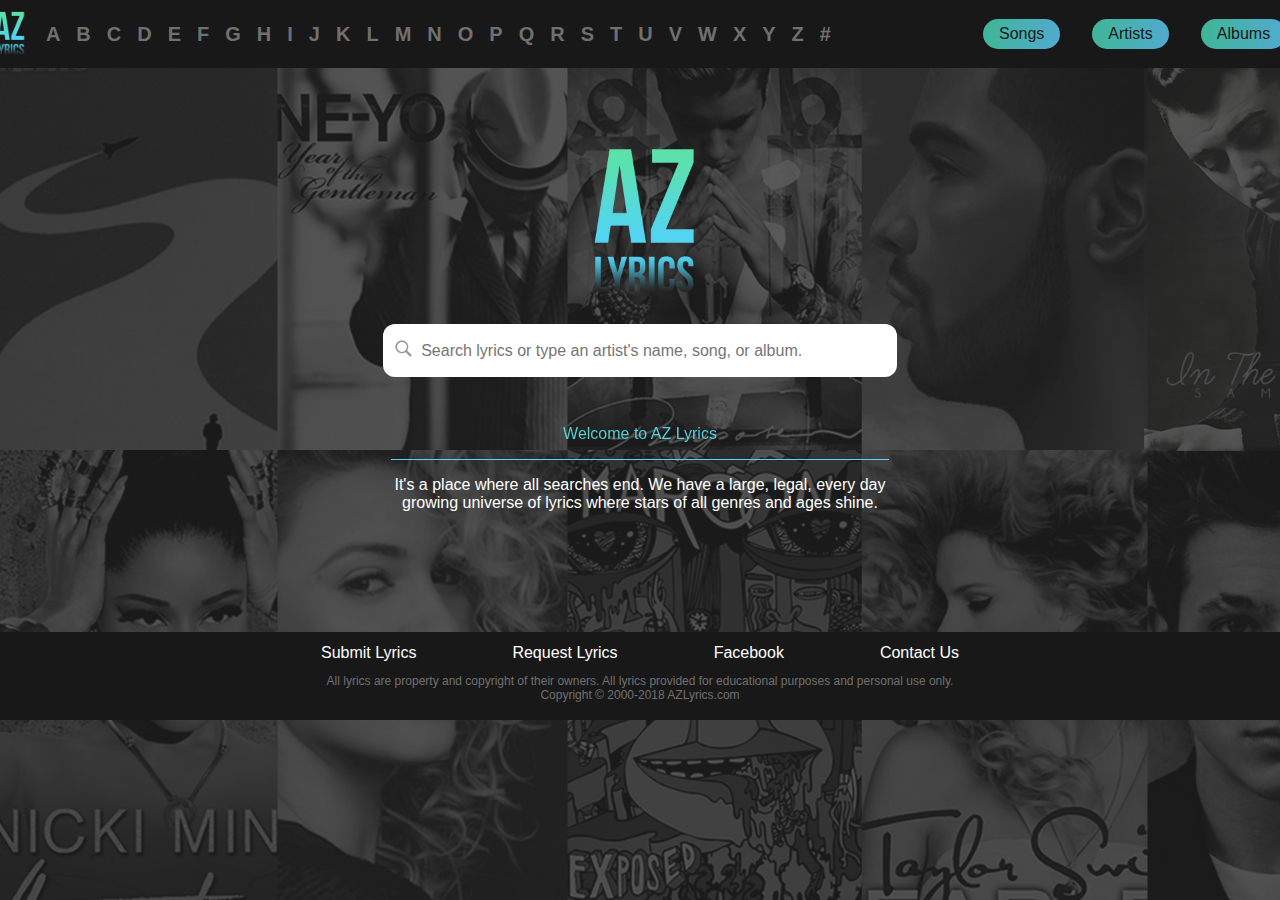
<file: prototypes/azlyrics.html>
<!DOCTYPE html>
<html>
    <head>
        <!-- Global site tag (gtag.js) - Google Analytics -->
        <script async src="https://www.googletagmanager.com/gtag/js?id=UA-170753388-1"></script>
        <script>
            window.dataLayer = window.dataLayer || [];
            function gtag(){dataLayer.push(arguments);}
            gtag('js', new Date());

            gtag('config', 'UA-170753388-1');
        </script>
        <!-- Site Title + Favicon -->
        <title>AZLyrics | Prototype — Sheena Gonzalez</title>
        <link rel="icon" type="image/png" href="azlyrics/img/logo.png?">
        <!-- Meta Data -->
        <meta name="description" content="AZLyrics —
        Website Redesign 2018
        AZLyrics was a popular website for finding lyrics with its large collection of songs, artists and albums. Our redesign, ranking top five in a class of a hundred, revamped the existing website's usability...">
        <meta name="keywords" content="sheena gonzalez, design, ui/ux, interface design, portfolio, azlyrics, prototype, website redesign, music, lyrics">
        <meta name="viewport" content="width=device-width, initial-scale=1.0">
        <!-- Styles and Scripts -->
        <link href="azlyrics/css/style.css" rel="stylesheet">
        <link href="azlyrics/css/home.css" rel="stylesheet">
        <script src="azlyrics/js/script.js"></script>
    </head>
    <body>
        <section id="nav-bar">
            <a href="https://sheenagonzalez.github.io/prototypes/azlyrics" id="logo">
                <img src="azlyrics/img/logo.png">
            </a>
            <div id="alphabet">
                <div onclick="showClickable()">A</div>
                <div onclick="showClickable()">B</div>
                <div onclick="showClickable()">C</div>
                <div onclick="showClickable()">D</div>
                <div onclick="showClickable()">E</div>
                <div onclick="showClickable()">F</div>
                <div onclick="showClickable()">G</div>
                <div onclick="showClickable()">H</div>
                <div onclick="showClickable()">I</div>
                <div onclick="showClickable()">J</div>
                <div onclick="showClickable()">K</div>
                <div onclick="showClickable()">L</div>
                <div onclick="showClickable()">M</div>
                <div onclick="showClickable()">N</div>
                <div onclick="showClickable()">O</div>
                <div onclick="showClickable()">P</div>
                <div onclick="showClickable()">Q</div>
                <div onclick="showClickable()">R</div>
                <div onclick="showClickable()">S</div>
                <div onclick="showClickable()">T</div>
                <div onclick="showClickable()">U</div>
                <div onclick="showClickable()">V</div>
                <div onclick="showClickable()">W</div>
                <div onclick="showClickable()">X</div>
                <div onclick="showClickable()">Y</div>
                <div onclick="showClickable()">Z</div>
                <div onclick="showClickable()">#</div>
            </div>
            <div id="buttons">
                <div class="button" onclick="showClickable()">Songs</div>
                <div class="button" onclick="showClickable()">Artists</div>
                <div class="button" onclick="showClickable()">Albums</div>
            </div>
        </section>
        <section id="content">
            <div id="big-logo"><img src="azlyrics/img/logo.png"></div>
            <div id="search-bar" class="clickable">
                <span id="search-icon"><img src="azlyrics/img/search.png"></span>
                <span onclick="redirectTo('search')" id="search"><input type="text" placeholder="Search lyrics or type an artist's name, song, or album."></span>
            </div>
            <div id="text">
                <div>
                    <p id="welcome">Welcome to AZ Lyrics</p>
                </div>
                <p id="about">It's a place where all searches end. We have a large, legal, every day growing universe of lyrics where stars of all genres and ages shine.
                </p>
            </div>
            <div id="overlay" onclick="off()">
                <div id="overlay-text">
                    <h1>OOPS! That doesn't work.</h1>
                    <p>This is a prototype. Click only on highlighted areas.</p>
                </div>
            </div>
        </section>
        <section id="footer">
            <div id="footer-button">
                <div onclick="showClickable()">Submit Lyrics</div>
                <div onclick="showClickable()">Request Lyrics</div>
                <div onclick="showClickable()">Facebook</div>
                <div onclick="showClickable()">Contact Us</div>
            </div>
            <div id="disclaimer">All lyrics are property and copyright of their owners. All lyrics provided for educational purposes and personal use only.</div>
            <div id="copyright">Copyright © 2000-2018 AZLyrics.com</div>
        </section>
	</body>
</html>
</file>
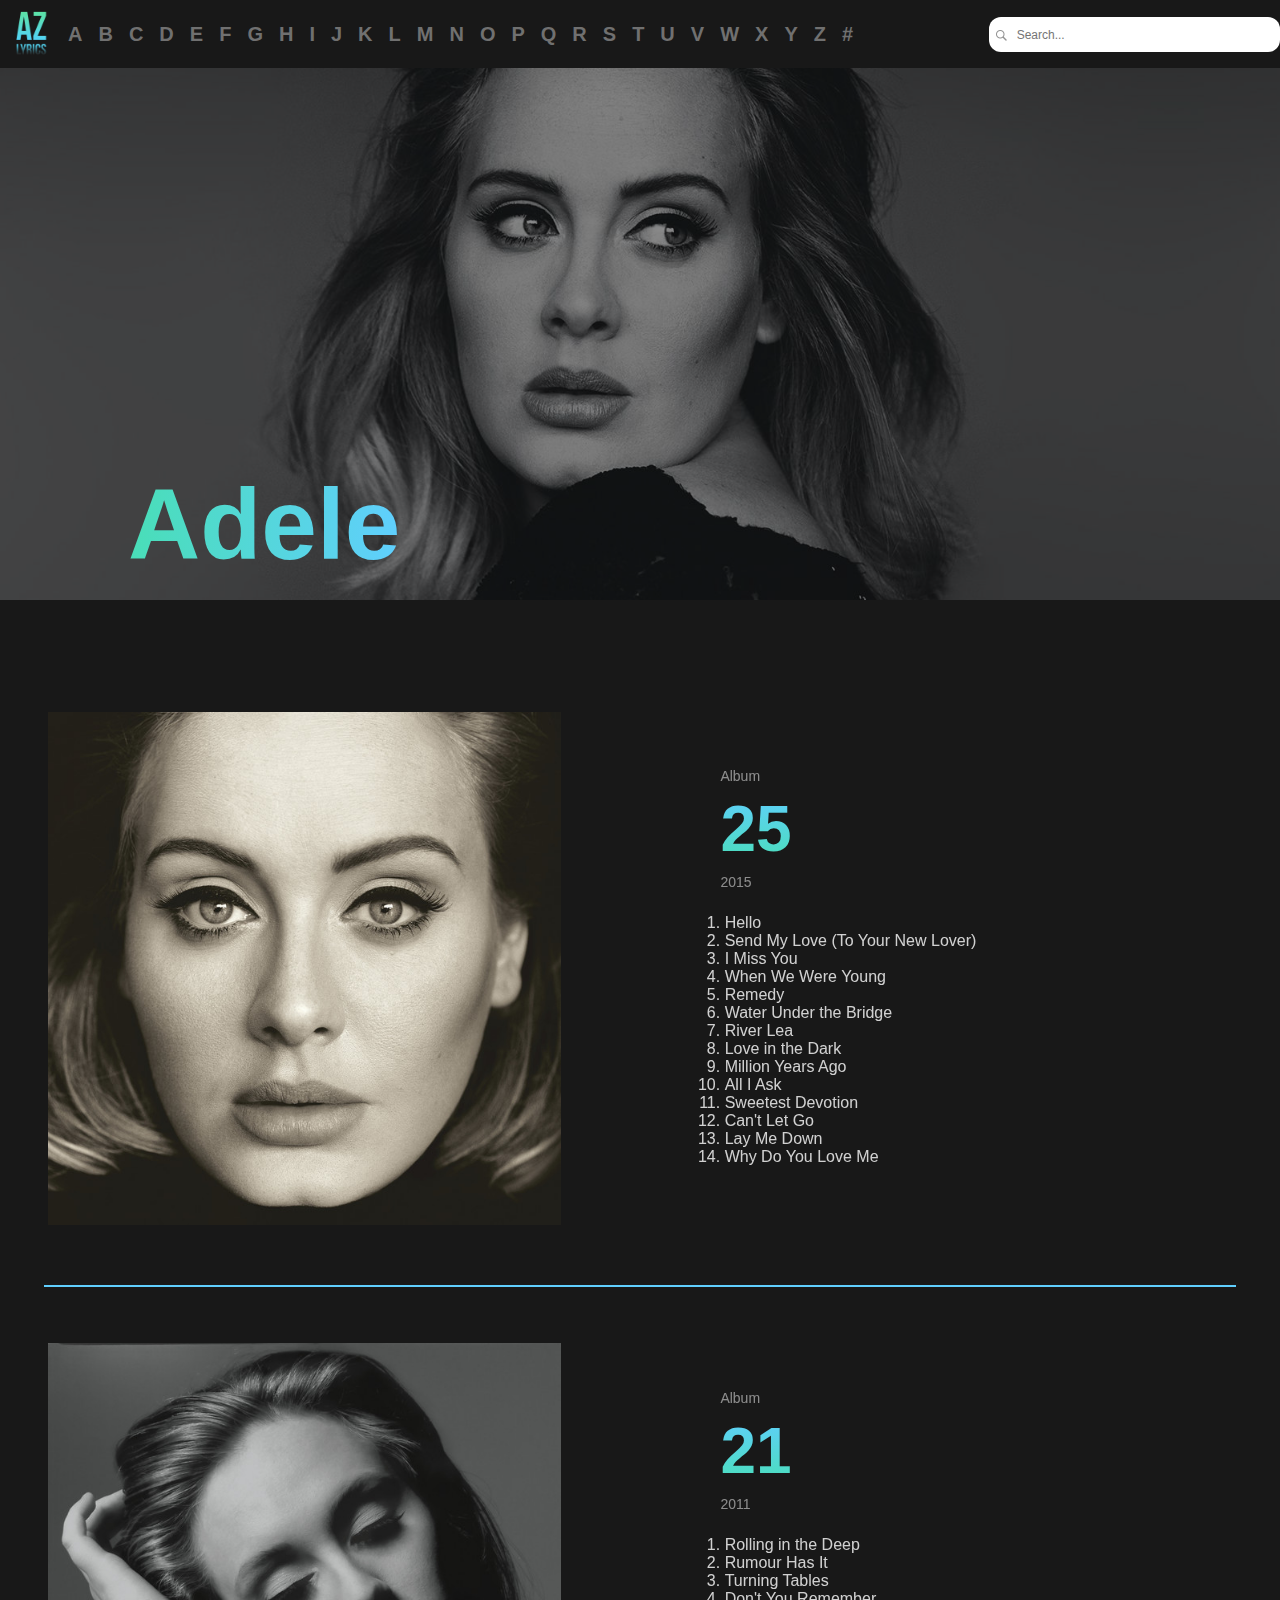
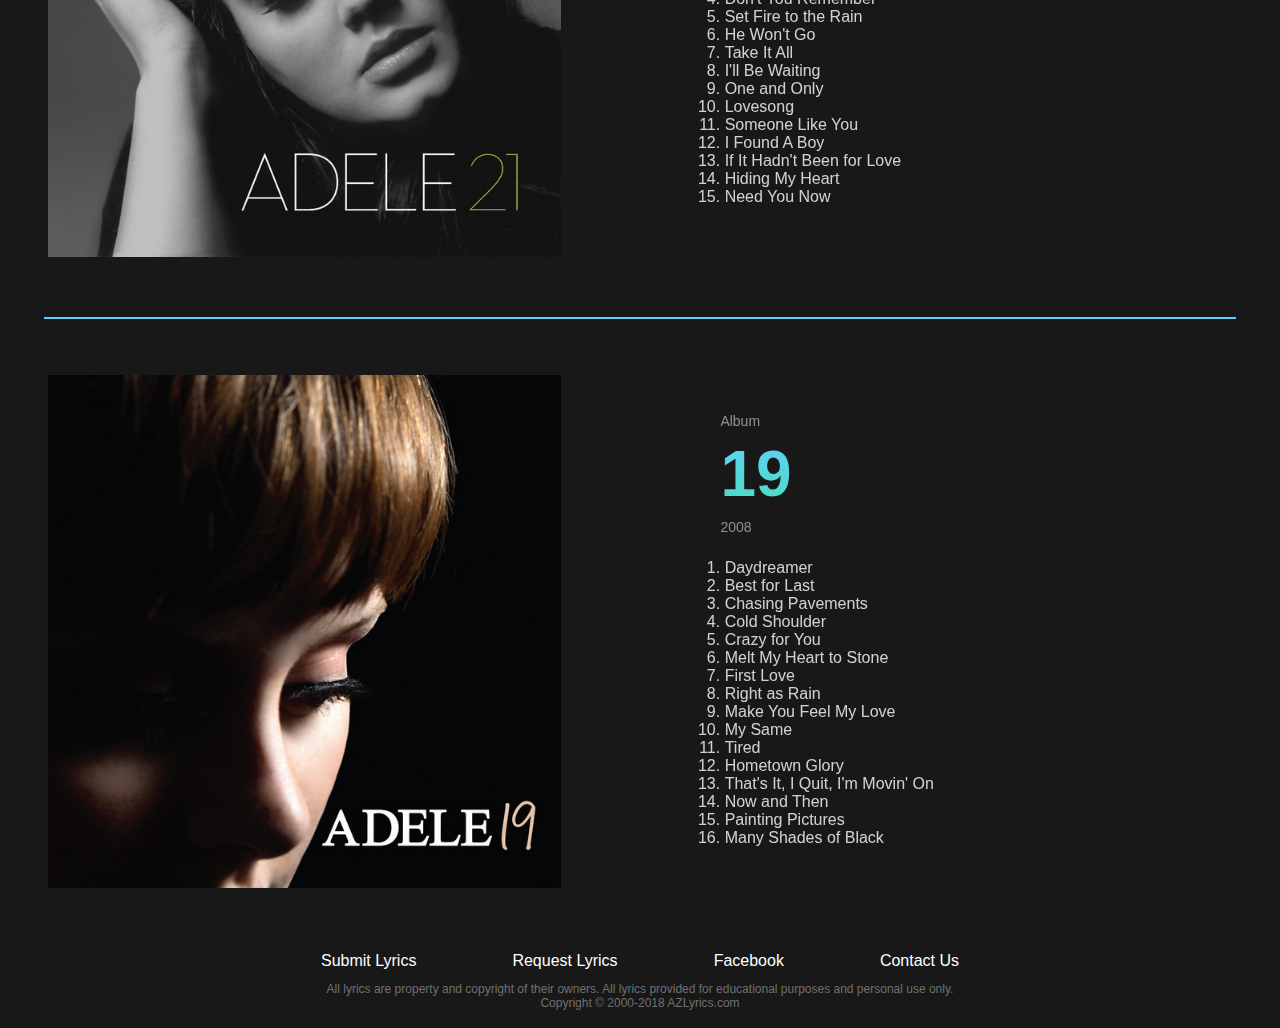
<file: prototypes/azlyrics/artist.html>
<!DOCTYPE html>
<html>
    <head>
        <!-- Global site tag (gtag.js) - Google Analytics -->
        <script async src="https://www.googletagmanager.com/gtag/js?id=UA-170753388-1"></script>
        <script>
            window.dataLayer = window.dataLayer || [];
            function gtag(){dataLayer.push(arguments);}
            gtag('js', new Date());

            gtag('config', 'UA-170753388-1');
        </script>
        <!-- Site Title + Favicon -->
        <title>AZLyrics — Adele | Prototype — Sheena Gonzalez</title>
        <link rel="icon" type="image/png" href="img/logo.png?">
        <!-- Meta Data -->
        <meta name="description" content="AZLyrics —
        Website Redesign 2018
        AZLyrics was a popular website for finding lyrics with its large collection of songs, artists and albums. Our redesign, ranking top five in a class of a hundred, revamped the existing website's usability...">
        <meta name="keywords" content="sheena gonzalez, design, ui/ux, interface design, portfolio, azlyrics, prototype, website redesign, music, lyrics">
        <meta name="viewport" content="width=device-width, initial-scale=1.0">
        <!-- Styles and Scripts -->
        <link href="css/style.css" rel="stylesheet">
        <link href="css/artist.css" rel="stylesheet">
        <script src="js/script.js"></script>
    </head>
    <body>
        <section id="nav-bar">
          <a class="clickable" href="https://sheenagonzalez.github.io/prototypes/azlyrics" id="logo">
              <img src="img/logo.png">
          </a>
          <div id="alphabet">
              <div onclick="showClickable()">A</div>
              <div onclick="showClickable()">B</div>
              <div onclick="showClickable()">C</div>
              <div onclick="showClickable()">D</div>
              <div onclick="showClickable()">E</div>
              <div onclick="showClickable()">F</div>
              <div onclick="showClickable()">G</div>
              <div onclick="showClickable()">H</div>
              <div onclick="showClickable()">I</div>
              <div onclick="showClickable()">J</div>
              <div onclick="showClickable()">K</div>
              <div onclick="showClickable()">L</div>
              <div onclick="showClickable()">M</div>
              <div onclick="showClickable()">N</div>
              <div onclick="showClickable()">O</div>
              <div onclick="showClickable()">P</div>
              <div onclick="showClickable()">Q</div>
              <div onclick="showClickable()">R</div>
              <div onclick="showClickable()">S</div>
              <div onclick="showClickable()">T</div>
              <div onclick="showClickable()">U</div>
              <div onclick="showClickable()">V</div>
              <div onclick="showClickable()">W</div>
              <div onclick="showClickable()">X</div>
              <div onclick="showClickable()">Y</div>
              <div onclick="showClickable()">Z</div>
              <div onclick="showClickable()">#</div>
          </div>
          <div id="search-bar">
              <span id="search-icon"><img src="img/search.png"></span>
              <span id="search"><input type="text" placeholder="Search..." onclick="redirectTo('search')"></span>
          </div>
        </section>
        <section id="body">
          <div class="content" id="header">
            <img src = "img/artist/cover.jpg">
            <h1>Adele</h1>
          </div>
          <div class="content" id="albums">
            <div class="album">
              <div>
                <img src="img/artist/25.jpeg">
              </div>
              <div class="text">
                <div class="title">
                  <p>Album</p>
                  <h2>25</h2>
                  <p>2015</p>
                </div>
                <ol class="songs">
                  <li onclick="showClickable()">Hello</li>
                  <li onclick="showClickable()">Send My Love (To Your New Lover)</li>
                  <li onclick="showClickable()">I Miss You</li>
                  <li onclick="showClickable()">When We Were Young</li>
                  <li onclick="showClickable()">Remedy</li>
                  <li onclick="showClickable()">Water Under the Bridge</li>
                  <li onclick="showClickable()">River Lea</li>
                  <li onclick="showClickable()">Love in the Dark</li>
                  <li onclick="showClickable()">Million Years Ago</li>
                  <li onclick="showClickable()">All I Ask</li>
                  <li onclick="showClickable()">Sweetest Devotion</li>
                  <li onclick="showClickable()">Can't Let Go</li>
                  <li onclick="showClickable()">Lay Me Down</li>
                  <li onclick="showClickable()">Why Do You Love Me</li>
                </ol>
              </div>
            </div>
            <hr>
            <div class="album">
              <div>
                <img src="img/artist/21.jpeg">
              </div>
              <div class="text">
                <div class="title">
                  <p>Album</p>
                  <h2>21</h2>
                  <p>2011</p>
                </div>
                <ol class="songs">
                  <li onclick="showClickable()">Rolling in the Deep</li>
                  <li onclick="showClickable()">Rumour Has It</li>
                  <li onclick="showClickable()">Turning Tables</li>
                  <li onclick="showClickable()">Don't You Remember</li>
                  <li onclick="showClickable()">Set Fire to the Rain</li>
                  <li onclick="showClickable()">He Won't Go</li>
                  <li onclick="showClickable()">Take It All</li>
                  <li onclick="showClickable()">I'll Be Waiting</li>
                  <li onclick="showClickable()">One and Only</li>
                  <li onclick="showClickable()">Lovesong</li>
                  <li onclick="showClickable()">Someone Like You</li>
                  <li onclick="showClickable()">I Found A Boy</li>
                  <li onclick="showClickable()">If It Hadn't Been for Love</li>
                  <li onclick="showClickable()">Hiding My Heart</li>
                  <li onclick="showClickable()">Need You Now</li>
                </ol>
              </div>
            </div>
            <hr>
            <div class="album">
              <div>
                <img src="img/artist/19.jpeg">
              </div>
              <div class="text">
                <div class="title">
                  <p>Album</p>
                  <h2>19</h2>
                  <p>2008</p>
                </div>
                <ol class="songs">
                  <li onclick="showClickable()">Daydreamer</li>
                  <li onclick="showClickable()">Best for Last</li>
                  <li class="clickable" onclick="redirectTo('lyrics')">Chasing Pavements</li>
                  <li onclick="showClickable()">Cold Shoulder</li>
                  <li onclick="showClickable()">Crazy for You</li>
                  <li onclick="showClickable()">Melt My Heart to Stone</li>
                  <li onclick="showClickable()">First Love</li>
                  <li onclick="showClickable()">Right as Rain</li>
                  <li onclick="showClickable()">Make You Feel My Love</li>
                  <li onclick="showClickable()">My Same</li>
                  <li onclick="showClickable()">Tired</li>
                  <li onclick="showClickable()">Hometown Glory</li>
                  <li onclick="showClickable()">That's It, I Quit, I'm Movin' On</li>
                  <li onclick="showClickable()">Now and Then</li>
                  <li onclick="showClickable()">Painting Pictures</li>
                  <li onclick="showClickable()">Many Shades of Black</li>
                </ol>
              </div>
            </div>
          </div>
          <div id="overlay" onclick="off()">
                <div id="overlay-text">
                    <h1>OOPS! That doesn't work.</h1>
                    <p>This is a prototype. Click only on highlighted areas.</p>
                </div>
            </div>
        </section>
        <section id="footer">
            <div id="footer-button">
                <div onclick="showClickable()">Submit Lyrics</div>
                <div onclick="showClickable()">Request Lyrics</div>
                <div onclick="showClickable()">Facebook</div>
                <div onclick="showClickable()">Contact Us</div>
            </div>
            <div id="disclaimer">All lyrics are property and copyright of their owners. All lyrics provided for educational purposes and personal use only.</div>
            <div id="copyright">Copyright © 2000-2018 AZLyrics.com</div>
        </section>
    </body>
</html>
</file>
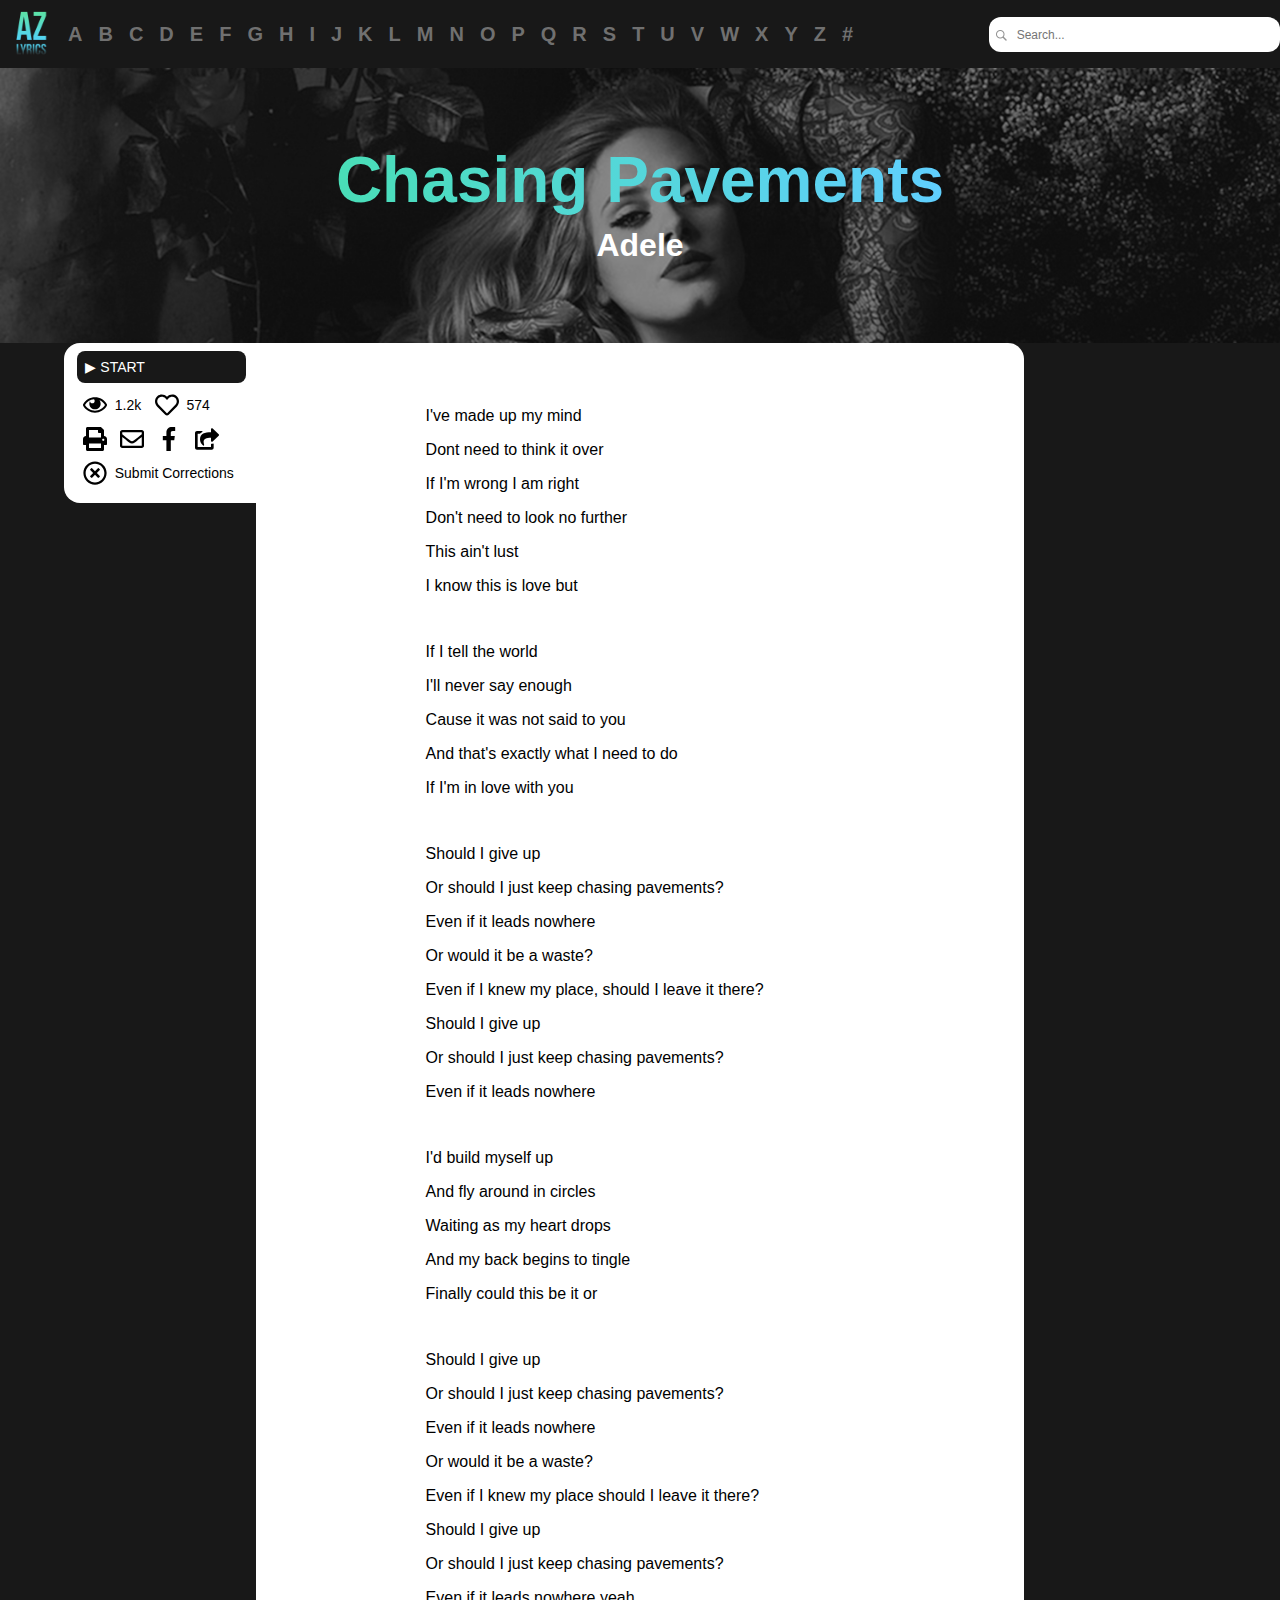
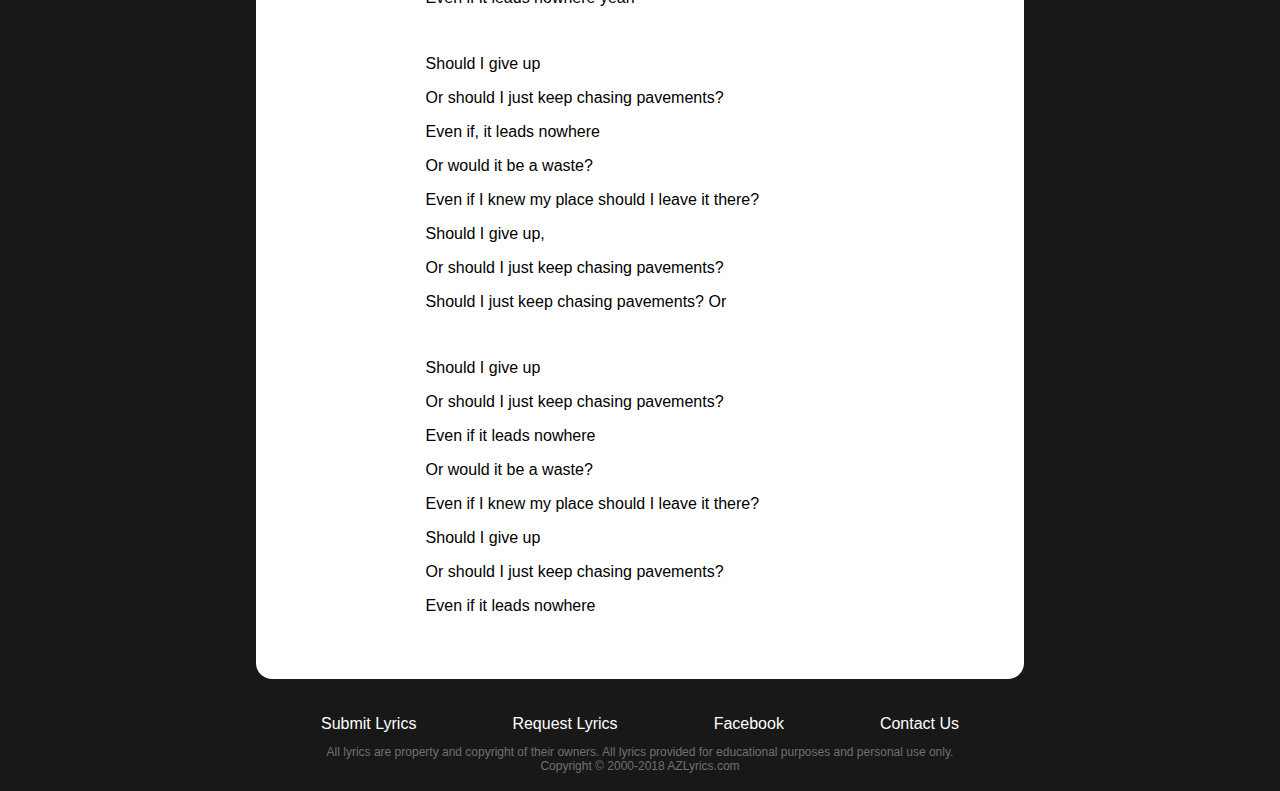
<file: prototypes/azlyrics/lyrics.html>
<!DOCTYPE html>
<html>
    <head>
        <!-- Global site tag (gtag.js) - Google Analytics -->
        <script async src="https://www.googletagmanager.com/gtag/js?id=UA-170753388-1"></script>
        <script>
            window.dataLayer = window.dataLayer || [];
            function gtag(){dataLayer.push(arguments);}
            gtag('js', new Date());

            gtag('config', 'UA-170753388-1');
        </script>
        <!-- Site Title + Favicon -->
        <title>AZLyrics — Chasing Pavements | Prototype — Sheena Gonzalez</title>
        <link rel="icon" type="image/png" href="img/logo.png?">
        <!-- Meta Data -->
        <meta name="description" content="AZLyrics —
        Website Redesign 2018
        AZLyrics was a popular website for finding lyrics with its large collection of songs, artists and albums. Our redesign, ranking top five in a class of a hundred, revamped the existing website's usability...">
        <meta name="keywords" content="sheena gonzalez, design, ui/ux, interface design, portfolio, azlyrics, prototype, website redesign, music, lyrics">
        <meta name="viewport" content="width=device-width, initial-scale=1.0">
        <!-- Styles and Scripts -->
        <link href="css/style.css" rel="stylesheet">
        <link href="css/lyrics.css" rel="stylesheet">
        <script src="js/script.js"></script>
    </head>
    <body>
        <section id="nav-bar">
            <a class="clickable" href="https://sheenagonzalez.github.io/prototypes/azlyrics" id="logo">
                <img src="img/logo.png">
            </a>
            <div id="alphabet">
                <div onclick="showClickable()">A</div>
                <div onclick="showClickable()">B</div>
                <div onclick="showClickable()">C</div>
                <div onclick="showClickable()">D</div>
                <div onclick="showClickable()">E</div>
                <div onclick="showClickable()">F</div>
                <div onclick="showClickable()">G</div>
                <div onclick="showClickable()">H</div>
                <div onclick="showClickable()">I</div>
                <div onclick="showClickable()">J</div>
                <div onclick="showClickable()">K</div>
                <div onclick="showClickable()">L</div>
                <div onclick="showClickable()">M</div>
                <div onclick="showClickable()">N</div>
                <div onclick="showClickable()">O</div>
                <div onclick="showClickable()">P</div>
                <div onclick="showClickable()">Q</div>
                <div onclick="showClickable()">R</div>
                <div onclick="showClickable()">S</div>
                <div onclick="showClickable()">T</div>
                <div onclick="showClickable()">U</div>
                <div onclick="showClickable()">V</div>
                <div onclick="showClickable()">W</div>
                <div onclick="showClickable()">X</div>
                <div onclick="showClickable()">Y</div>
                <div onclick="showClickable()">Z</div>
                <div onclick="showClickable()">#</div>
            </div>
            <div id="search-bar" class="clickable">
                <span id="search-icon"><img src="img/search.png"></span>
                <span id="search"><input onclick="redirectTo('search')" type="text" placeholder="Search..."></span>
            </div>
        </section>
        <section id="body">
        	<div class="content" id="header">
				<img src="img/lyrics/header.jpg">
				<h1>Chasing Pavements</h1>
				<h2 class="clickable" onclick="redirectTo('artist')">Adele</h2>
			</div>
        	<div class="content" id="commands">
        		<div id="start" class="clickable row" onclick="highlightLyrics()">▶ START</div>
				<div class="row">
					<div class="command" onclick="showClickable()">
						<img src="img/lyrics/eye-regular.svg">
						<p>1.2k</p>
					</div>
					<div class="command" id="heart" onclick="showClickable()">
						<img src="img/lyrics/heart-regular.svg">
						<p>574</p>
					</div>
				</div>
				<div class="row">
					<div class="command" onclick="showClickable()"><img src="img/lyrics/print-solid.svg"></div>
					<div class="command" onclick="showClickable()"><img src="img/lyrics/envelope-regular.svg"></div>
					<div class="command" onclick="showClickable()"><img src="img/lyrics/facebook-f-brands.svg"></div>
					<div class="command" onclick="showClickable()"><img src="img/lyrics/share-square-solid.svg"></div>
				</div>
				<div class="row">
					<div class="command">
						<img src="img/lyrics/times-circle-regular.svg">
					    <p>Submit Corrections</p>
					</div>
				</div>
			</div>
			<div class="content" id="lyrics-cont">
		    	<div id="lyrics">
				    <div class="verse">
						<p class="line"> I've made up my mind </p>
						<p class="line"> Dont need to think it over </p>
						<p class="line"> If I'm wrong I am right </p>
						<p class="line"> Don't need to look no further </p>
						<p class="line"> This ain't lust </p>
						<p class="line"> I know this is love but</p>
					</div>
					<div class="verse">
						<p class="line"> If I tell the world </p>
						<p class="line"> I'll never say enough </p>
						<p class="line"> Cause it was not said to you </p>
						<p class="line"> And that's exactly what I need to do </p>
						<p class="line"> If I'm in love with you </p>
				    </div>
				    <div class="verse">
						<p class="line"> Should I give up </p>
						<p class="line"> Or should I just keep chasing pavements? </p>
						<p class="line"> Even if it leads nowhere </p>
						<p class="line"> Or would it be a waste? </p>
						<p class="line"> Even if I knew my place, should I leave it there? </p>
						<p class="line"> Should I give up </p>
						<p class="line"> Or should I just keep chasing pavements? </p>
						<p class="line"> Even if it leads nowhere </p>
				    </div>
				    <div class="verse">
						<p class="line"> I'd build myself up </p>
						<p class="line"> And fly around in circles </p>
						<p class="line"> Waiting as my heart drops </p>
						<p class="line"> And my back begins to tingle </p>
						<p class="line"> Finally could this be it or </p>
				    </div>
				    <div class="verse">
						<p class="line"> Should I give up </p>
						<p class="line"> Or should I just keep chasing pavements? </p>
						<p class="line"> Even if it leads nowhere </p>
						<p class="line"> Or would it be a waste? </p>
						<p class="line"> Even if I knew my place should I leave it there? </p>
						<p class="line"> Should I give up </p>
						<p class="line"> Or should I just keep chasing pavements? </p>
						<p class="line"> Even if it leads nowhere yeah </p>
				    </div>
				    <div class="verse">
						<p class="line"> Should I give up </p>
						<p class="line"> Or should I just keep chasing pavements? </p>
						<p class="line"> Even if, it leads nowhere </p>
						<p class="line"> Or would it be a waste? </p>
						<p class="line"> Even if I knew my place should I leave it there? </p>
						<p class="line"> Should I give up, </p>
						<p class="line"> Or should I just keep chasing pavements? </p>
						<p class="line"> Should I just keep chasing pavements? Or </p>
				    </div>
				    <div class="verse">
						<p class="line"> Should I give up </p>
						<p class="line"> Or should I just keep chasing pavements? </p>
						<p class="line"> Even if it leads nowhere </p>
						<p class="line"> Or would it be a waste? </p>
						<p class="line"> Even if I knew my place should I leave it there? </p>
						<p class="line"> Should I give up </p>
						<p class="line"> Or should I just keep chasing pavements? </p>
						<p class="line"> Even if it leads nowhere </p>
				    </div>
				</div>
			</div>
			<div id="overlay" onclick="off()">
                <div id="overlay-text">
                    <h1>OOPS! That doesn't work.</h1>
                    <p>This is a prototype. Click only on highlighted areas.</p>
                </div>
            </div>
        </section>
        <section id="footer">
            <div id="footer-button">
                <div onclick="showClickable()">Submit Lyrics</div>
                <div onclick="showClickable()">Request Lyrics</div>
                <div onclick="showClickable()">Facebook</div>
                <div onclick="showClickable()">Contact Us</div>
            </div>
            <div id="disclaimer">All lyrics are property and copyright of their owners. All lyrics provided for educational purposes and personal use only.</div>
            <div id="copyright">Copyright © 2000-2018 AZLyrics.com</div>
        </section>
    </body>
</html>
</file>
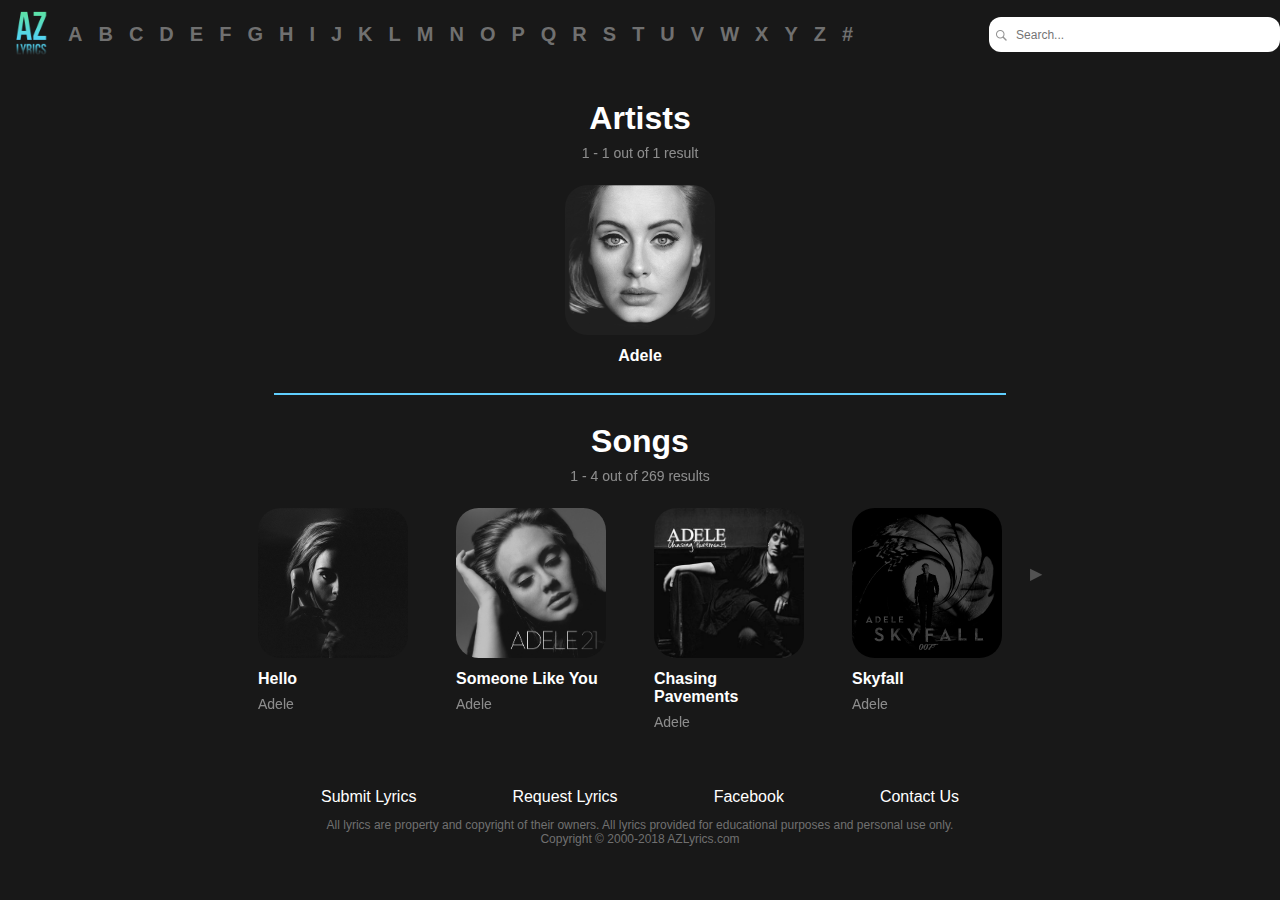
<file: prototypes/azlyrics/search.html>
<!DOCTYPE html>
<html>
    <head>
        <!-- Global site tag (gtag.js) - Google Analytics -->
        <script async src="https://www.googletagmanager.com/gtag/js?id=UA-170753388-1"></script>
        <script>
            window.dataLayer = window.dataLayer || [];
            function gtag(){dataLayer.push(arguments);}
            gtag('js', new Date());

            gtag('config', 'UA-170753388-1');
        </script>
        <!-- Site Title + Favicon -->
        <title>AZLyrics — Search: Adele | Prototype — Sheena Gonzalez</title>
        <link rel="icon" type="image/png" href="img/logo.png?">
        <!-- Meta Data -->
        <meta name="description" content="AZLyrics —
        Website Redesign 2018
        AZLyrics was a popular website for finding lyrics with its large collection of songs, artists and albums. Our redesign, ranking top five in a class of a hundred, revamped the existing website's usability...">
        <meta name="keywords" content="sheena gonzalez, design, ui/ux, interface design, portfolio, azlyrics, prototype, website redesign, music, lyrics">
        <meta name="viewport" content="width=device-width, initial-scale=1.0">
        <!-- Styles and Scripts -->
        <link href="css/style.css" rel="stylesheet">
        <link href="css/search.css" rel="stylesheet">
        <script src="js/script.js"></script>
    </head>
    <body>
        <section id="nav-bar">
            <a class="clickable" href="https://sheenagonzalez.github.io/prototypes/azlyrics" id="logo">
                <img src="img/logo.png">
            </a>
            <div id="alphabet">
                <div onclick="showClickable()">A</div>
                <div onclick="showClickable()">B</div>
                <div onclick="showClickable()">C</div>
                <div onclick="showClickable()">D</div>
                <div onclick="showClickable()">E</div>
                <div onclick="showClickable()">F</div>
                <div onclick="showClickable()">G</div>
                <div onclick="showClickable()">H</div>
                <div onclick="showClickable()">I</div>
                <div onclick="showClickable()">J</div>
                <div onclick="showClickable()">K</div>
                <div onclick="showClickable()">L</div>
                <div onclick="showClickable()">M</div>
                <div onclick="showClickable()">N</div>
                <div onclick="showClickable()">O</div>
                <div onclick="showClickable()">P</div>
                <div onclick="showClickable()">Q</div>
                <div onclick="showClickable()">R</div>
                <div onclick="showClickable()">S</div>
                <div onclick="showClickable()">T</div>
                <div onclick="showClickable()">U</div>
                <div onclick="showClickable()">V</div>
                <div onclick="showClickable()">W</div>
                <div onclick="showClickable()">X</div>
                <div onclick="showClickable()">Y</div>
                <div onclick="showClickable()">Z</div>
                <div onclick="showClickable()">#</div>
            </div>
            <div id="search-bar">
                <span id="search-icon"><img src="img/search.png"></span>
                <span id="search"><input type="text" placeholder="Search..." onkeydown="trySearch(event)"></span>
            </div>
        </section>
        <section id="body">
            <div class="content" id="artists">
                <div class="title">
                    <h1>Artists</h1>
                    <p>1 - 1 out of 1 result</p>                    
                </div>
                <div class="results">
                    <div class="clickable result">
                        <img onclick="redirectTo('artist')" src="img/search/portrait.jpeg">
                        <h3 onclick="redirectTo('artist')">Adele</h3>
                    </div>
                </div>
            </div>
            <hr>
            <div class="content" id="songs">
                <div class="title">
                    <h1>Songs</h1>
                    <p>1 - 4 out of 269 results</p>
                </div>
                <div class="results">
                    <div class="result">
                        <img onclick="showClickable()" src="img/search/hello.png">
                        <h3 onclick="showClickable()">Hello</h3>
                        <p onclick="redirectTo('artist')">Adele</p> 
                    </div>
                    <div class="result">
                        <img onclick="showClickable()" src="img/search/someone_like_you.jpg">
                        <h3 onclick="showClickable()">Someone Like You</h3>
                        <p onclick="redirectTo('artist')">Adele</p>
                    </div>
                    <div class="clickable result">
                        <img onclick="redirectTo('lyrics')" src="img/search/chasing_pavements.jpg">
                        <h3 onclick="redirectTo('lyrics')">Chasing Pavements</h3>
                        <p onclick="redirectTo('artist')">Adele</p>
                    </div>
                    <div class="result">
                        <img onclick="showClickable()" src="img/search/skyfall.png">
                        <h3 onclick="showClickable()">Skyfall</h3>
                        <p onclick="redirectTo('artist')">Adele</p>
                    </div>
                    <span id="arrow" onclick="showClickable()">▶</span>
                </div>
            </div>
            <div id="overlay" onclick="off()">
                <div id="overlay-text">
                    <h1>OOPS! That doesn't work.</h1>
                    <p>This is a prototype. Click only on highlighted areas.</p>
                </div>
            </div>
        </section>
        <section id="footer">
            <div id="footer-button">
                <div onclick="showClickable()">Submit Lyrics</div>
                <div onclick="showClickable()">Request Lyrics</div>
                <div onclick="showClickable()">Facebook</div>
                <div onclick="showClickable()">Contact Us</div>
            </div>
            <div id="disclaimer">All lyrics are property and copyright of their owners. All lyrics provided for educational purposes and personal use only.</div>
            <div id="copyright">Copyright © 2000-2018 AZLyrics.com</div>
        </section>
    </body>
</html>
</file>
<file: prototypes/azlyrics/css/style.css>
/* Fonts */

@font-face {
	font-family: "Ostrich Sans", sans-serif;
	src: url(../fonts/OstrichSans-Bold.otf);
	font-weight: bold;
}
@font-face {
	font-family: "Segoe UI Symbol", sans-serif;
	src: url(../fonts/seguisym.ttf);
}

/* Navigation Bar */

#nav-bar {
	background-color: #181818;
	display: flex;
	flex-direction: row;
	justify-content: center;
	align-items: center;
	color: white;
	font-size: 20px;
	width: 100%;
	position: fixed;
	top: 0;
	z-index: 4;
}
#logo img {
	width: 60px;
	height: 60px;
	cursor: pointer;
	padding-top: 3px;
}
#logo img:active {
	cursor: default;
	opacity: 0.8;
}
#alphabet {
	display: flex;
	flex-direction: row;
	align-items: center;
	font-family: "Ostrich Sans", sans-serif;
	font-weight: bold;
	color: #707070;
	margin-right: 10%;
}
#alphabet div {
	padding-left: 8px;
	padding-right: 8px;
}
#alphabet div:hover {
	background: linear-gradient(to left, #60CFFE 0%, #49DEB7 100%);
	-webkit-background-clip: text;
	-webkit-text-fill-color: transparent;
	cursor: pointer;
}
#alphabet div:active {
	opacity: 0.5;
	cursor: default;
}
#buttons {
	display: flex;
	flex-direction: row;
	font-family: "Segoe UI Symbol", sans-serif;
	font-size: 16px;
}
.button {
	padding: 6px 16px;
	margin: 16px;
	color: #181818;
	background: linear-gradient(to left, #60CFFE 0%, #49DEB7 100%);
	border-radius: 50px;
	cursor: pointer;
	opacity: 0.8;
}
.button:hover {
	opacity: 1;
}
.button:active {
	cursor: default;
	opacity: 0.8;
}
#search-bar {
    color: #707070;
    padding: 4px 4px 8px 4px;
    background: white;
    border-radius: 12px;
    width: 25.25%
}
#search-icon img {
    width: 16px; 
    height: 16px;
    position: relative;
    top: 4px;
}
#search input {
    font-family: 'Segoe UI Symbol', sans-serif; 
    font-size: 12px;    
    border: none;
    outline: none;
}

/* Body */

body {
	width: 100%;
}

/* Footer */

#footer {
	display: flex;
	flex-direction: column;
	align-items: center;
	width: 100%;
	background-color: #181818;
	font-family: 'Segoe UI Symbol', sans-serif;
	height: 88px;
}
#footer-button {
	display: flex;
	flex-direction: row;
	color: white;
	font-size: 16px;
}
#footer-button div {
	padding: 12px 48px;
	cursor: pointer;
}
#footer-button div:hover {
	background: linear-gradient(to left, #60CFFE 0%, #49DEB7 100%);
	-webkit-background-clip: text;
	-webkit-text-fill-color: transparent;
}
#footer-button div:active {
	cursor: default;
	opacity: 0.5;
}
#copyright, #disclaimer {
	color: #707070;
	font-size: 12px;
	align-items: center;
}

/* Overlay */

#overlay {
	position: fixed;
	display: none;
	width: 100%;
	height: 100%;
	top: 0;
	left: 0;
	right: 0;
	bottom: 0;
	background-color: rgba(0,0,0,0.5);
	z-index: 5;
	cursor: pointer;
}
#overlay-text {
	font-family: "Segoe UI Symbol", sans-serif;
	font-size: 14px;
	display: flex;
	flex-direction: column;
	align-items: center;
	color: white;
	z-index: 15;
}
#overlay-text h1 {
	font-family: "Ostrich Sans", sans-serif;
	font-size: 24px;
	margin: 32px 0 0;
}

/* Media Queries */

@media screen and (max-width: 1170px) {
	#button {
		display: none;
	}
	#alphabet {
		display: none;
	}
	#search-bar, #text {
		width: 60%;
		margin-left: 5%;
	}
}
@media screen and (max-width: 750px) {
	#alphabet {
		display: none;
	}
	#button {
		display: flex;
	}
	#button span {
		font-size: 12px;
		padding-top: 8px;
	}
	#footer-button div {
		font-size: 12px;
		padding: 12px 24px;
	}
	#disclaimer, #copyright {
		font-size: 8px;
	}
}
</file>
<file: prototypes/azlyrics/css/home.css>
body {
	background-color: #232323;
	background: url("../img/home/background.png") no-repeat center center fixed;
	background-size: cover;
	margin: 0;
	padding: 0;
}
#content {
	display: flex;
	flex-direction: column;
	align-items: center;
	margin-top: 64px;
	font-family: "Segoe UI Symbol", sans-serif;
	padding: 56px 32px 32px;
	height: 480px;
}
#big-logo img {
	width: 200px; 
	height: 200px;
}
#search-bar, #text {
	width: 41%;
}
#search-bar {
	color: #707070;
	padding: 8px 8px 16px 8px;
	background: white;
	border-radius: 12px;
}
#search-icon img {
	width:24px; 
	height: 24px;
	position: relative;
	top: 4px;
}
#search input {
	font-family: 'Segoe UI Symbol', sans-serif; 
    font-size: 16px;
    width: 85%;
    border: none;
    outline: none;
}
#text {
	display: flex;
	flex-direction: column;
	align-items: center;
	text-align: center;
	position: relative;
	top: 32px;
}
#welcome {
	background: linear-gradient(to left, #60CFFE 0%, #49DEB7 100%);
	-webkit-background-clip: text;
	-webkit-text-fill-color: transparent;
}
#text div {
	width: 100%;
	border-bottom: solid 1px #60CFFE;
}
#about {
	color: white;
}

/* Media Queries */

@media screen and (max-width: 960px) {
	#search-bar, #text {
		width: 55%;
	}
}
@media screen and (max-width: 750px) {
	#content {
		font-size: 14px;
	}
	#search-bar, #text {
		width: 75%;
	}
}
</file>
<file: prototypes/azlyrics/css/artist.css>
body {
    background-color: #181818;
    margin: 0;
    padding: 0;
    font-family: "Segoe UI Symbol", sans-serif;
    color: white;
}
h2 {
  font-family: "Ostrich Sans", sans-serif;
  font-size: 64px;
  color: #60CFFE;
  margin: 0;
  background: linear-gradient(#60CFFE, #49DEB7);
  -webkit-background-clip: text;
  -webkit-text-fill-color: transparent;
}
p {
  font-size: 14px;
  opacity: .5;
  margin: 8px 0;
}
#header {
  position: relative;
  display: flex;
  flex-direction: row;
  justify-content: center;
  margin-bottom: 64px;
}
#header img {
  width: 100%;
  height: 600px;
  object-fit: cover;
  opacity: 50%;
}
#header h1 {
  position: absolute;
  top: 400px;
  left: 10%;
  font-family: "Ostrich Sans", sans-serif;
  font-size: 100px;
  background: linear-gradient(to left, #60CFFE 0%, #49DEB7 100%);
  -webkit-background-clip: text;
  -webkit-text-fill-color: transparent;
}
.content {
  display: flex;
  flex-direction: column;
  align-items: center;
  width: 100%;
}
hr {
  width: 93%;
  border: solid 1px #60CFFE;
}
.album {
  display: flex;
  flex-direction: row;
  justify-content: center;
  align-items: center;
  width: 100%;
}
.album img {
  margin: 48px;
  height: 75%;
  width: 75%;
}
.album .title {
  margin-left: 6%;
}
.text {
  display: flex;
  flex-direction: column;
  width: 50%;
}
li {
  opacity: .8;
}
li:hover {
  text-decoration: underline;
  cursor: pointer;
  opacity: 1;
}
li:active {
  background: linear-gradient(to left, #60CFFE 0%, #49DEB7 100%);
  -webkit-background-clip: text;
  -webkit-text-fill-color: transparent;
}

/* Media Queries */

@media screen and (max-width: 750px) {
  .album img {
    height: 100%;
  }
  .album, .text {
    display: flex;
    flex-direction: column;
    justify-content: center;
    width: 100%;
    margin-left: 10%;
  }
  .text {
    margin-bottom: 48px;
  }
}
</file>
<file: prototypes/azlyrics/css/lyrics.css>
body {
	background-color: #181818;
	margin: 0;
	padding: 0;
	font-family: "Segoe UI Symbol", sans-serif;
}
#nav-bar {
	position: static;
}
#header {
	background-color: #181818;
	display: flex;
	flex-direction: row;
	justify-content: center;
	font-size: 20px;
	width: 100%;
}
#header img {
	opacity: 0.5;
	position: relative;
	width: 100%;
}
#header h1 {
	font-family: "Ostrich Sans", sans-serif;
	font-weight: bold;
	font-size: 64px;
	position: absolute;
	top: 100px;
	background: linear-gradient(to left, #60CFFE 0%, #49DEB7 100%);
	-webkit-background-clip: text;
	-webkit-text-fill-color: transparent;
}
#header h2 {
	font-family: "Ostrich Sans", sans-serif;
	font-size: 32px;
	position: absolute;
	top: 200px;
	color: white;
}
#header h2:hover {
	cursor: pointer;
	opacity: .8;
}
#header h2:active {
	cursor: default;
	opacity: 1;
}
#commands, #lyrics {
	background: white;
	border-radius: 16px;
}
#commands img {
	width: 24px;
	height: 24px;
	margin-right: 8px;
}
#commands p {
	margin-right: 8px;
}
#commands {
	width: 17%;
	position: fixed;
	left: 5%;
	padding: 8px;
	font-size: 14px;
}
.command:hover {
	cursor: pointer;
	filter: invert(100%) sepia(38%) saturate(3315%) hue-rotate(98deg) brightness(87%) contrast(87%);
}
.command:active {
	cursor: default;
	opacity: .5;
}
#heart:visited {
	filter: invert(100%) sepia(38%) saturate(3315%) hue-rotate(98deg) brightness(87%) contrast(87%);
}
.row, .command {
	display: flex;
	flex-direction: row;
	align-items: center;
	margin-left: 2.5%;
}
#lyrics {
	width: 55%;
	padding: 48px 0 16px 5%;
	margin-bottom: 24px;
}
#lyrics-cont {
	display: flex;
	flex-direction: column;
	align-items: center;
}
.line {
	width: 60%;
	margin-left: 13%;
	padding-left: 2%;
	border-radius: 8px; 
}
.verse {
	margin-bottom: 48px;
}
#start {
	padding: 8px;
	border-radius: 8px;
	background: #181818;
	width: 70%;
	color: white;
}
#start:hover {
	color: #181818;
	cursor: pointer;
	background: linear-gradient(to left, #60CFFE 0%, #49DEB7 100%);
}
#start:active {
	opacity: .5;
	cursor: default;
}

/* Media Queries */

@media screen and (max-width: 1020px) {
	#header h1 {
		font-size: 48px;
		top: 72px;
	}
	#header h2 {
		font-size: 28px;
		top: 144px;
	}
	#lyrics {
		width: 50%;
	}
	#commands {
		width: 25%;
	}
}
@media screen and (max-width: 750px) {
	#header h1 {
		font-size: 36px;
		top: 10%;
		background: linear-gradient(to left, #60CFFE 0%, #49DEB7 100%);
		-webkit-background-clip: text;
		-webkit-text-fill-color: transparent;
	}
	#header h2 {
		font-size: 24px;
		position: absolute;
		top: 17%;
		color: white;
	}
	#lyrics {
		width: 70%;
	}
	.row {
		margin-left: 30%;
	}
	.line {
		width: 80%;
		margin-left: 5%;
	}
	#start {
		width: 30%;
	}
	#commands {
		position: relative;
		margin: 8px 0;
		left: 12%;
		width: 73%;
	}
}
</file>
<file: prototypes/azlyrics/css/search.css>
body {
    background-color: #181818;
    margin: 0;
    padding: 0;
}
#body {
    display: flex;
    flex-direction: column;
    align-items: center;
    margin-top: 24px;
    font-family: "Segoe UI Symbol", sans-serif;
    color: white;
    padding: 56px 32px 32px;
    height: 664px;
}
.content {
    margin: 20px;
}
h1 {
    font-size: 32px;
    font-family: "Ostrich Sans", sans-serif;
    font-weight: bold;
}
h3 {
    font-size: 16px;
    margin: 8px 0 0 0;
}
p, .count {
    font-size: 14px;
    margin: 8px 0 0 0;
    opacity: .5;
}
.title {
    width: 100%;
    text-align: center;
}
.title h1 {
    margin: 0;
}
.results {
    display: flex;
    flex-direction: row;
    margin-top: 24px;
}
.result img {
    width: 150px;
    height: 150px;
    border-radius: 15%;
    filter: url("data:image/svg+xml;utf8,<svg xmlns=\'http://www.w3.org/2000/svg\'><filter id=\'grayscale\'><feColorMatrix type=\'matrix\' values=\'0.3333 0.3333 0.3333 0 0 0.3333 0.3333 0.3333 0 0 0.3333 0.3333 0.3333 0 0 0 0 0 1 0\'/></filter></svg>#grayscale"); /* Firefox 10+, Firefox on Android */    
    -webkit-filter: grayscale(100%);
    -moz-filter: grayscale(100%);
    -ms-filter: grayscale(100%);
    filter: grayscale(100%);
    filter: gray; /* IE 6-9 */
}
.result img:hover {
    cursor: pointer;
    -webkit-filter: none;
    -moz-filter: none;
    -ms-filter: none;
    filter: none;
    transform: scale(1.1);
}
.result img:active {
    cursor: default;
    opacity: 0.8;
}
.result {
    width: 150px;
    margin: 0 24px;
}
.result h3:hover, .result p:hover {
    cursor: pointer;
    text-decoration: underline;
}
.result h3:active, .result p:active {
    cursor: default;
    background: linear-gradient(to left, #60CFFE 0%, #49DEB7 100%);
    -webkit-background-clip: text;
    -webkit-text-fill-color: transparent;
}
hr {
    width: 60%;
    border: solid 1px #60CFFE;
}
#artists h3 {
    text-align: center;
}
#arrow {
    margin: 16px 4px 0 4px;
    color: white;
    cursor: pointer;
    opacity: .25;
    position: relative;
    top: 40px;
}

/* Media Queries */

@media screen and (max-width: 750px) {
    h1 {
        font-size: 24px;
    }
    h3 {
        font-size: 14px;
    }
    p {
        font-size: 12px;
    }
    .result img {
        width: 100px;
        height: 100px;
    }
    .result {
        width: 100px;
    }
}
</file>
